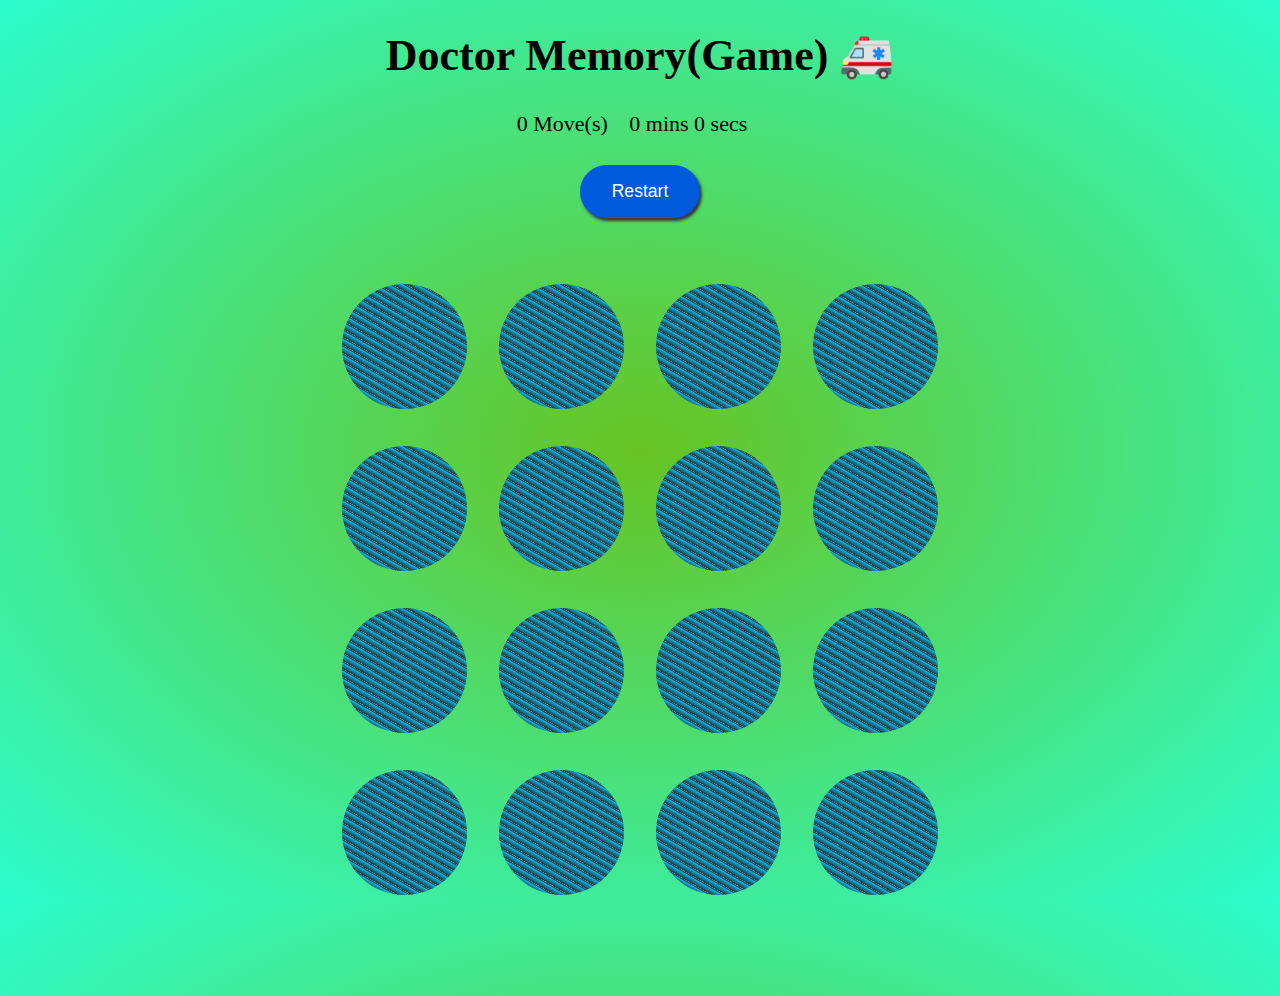
<file: index.html>
<!DOCTYPE html>
<html lang="en">

<head>
    <meta charset="UTF-8">
    <meta name="viewport" content="width=device-width, initial-scale=1.0">
    <meta http-equiv="X-UA-Compatible" content="ie=edge">
    <title>Mix Or Match</title>

    <link rel="stylesheet prefetch" href="https://maxcdn.bootstrapcdn.com/font-awesome/4.6.1/css/font-awesome.min.css">
    <link rel="stylesheet prefetch" href="https://fonts.googleapis.com/css?family=Coda">
    <link rel="stylesheet" href="css/style.css">
    <script src="https://ajax.googleapis.com/ajax/libs/jquery/3.3.1/jquery.min.js"></script>
    <script src="https://ajax.googleapis.com/ajax/libs/jquery/3.3.1/jquery.min.js"></script>

</head>

<body>

<!-------------------------------------------------------- Container-->

    <div class="container">
        <div class="title">
            <h1 > Doctor Memory(Game) 🚑 </h1> <!-- Emoji > https://unicode.org/emoji/charts/full-emoji-list.html -->
        </div>

        <section class="score-panel">


            <span class="moves">0</span> Move(s)

            <div class="timer">
            </div>
            
        </section>

        <div class="restart-button-wrapper" onclick=startGame()>
            <input class="restart-button" type="button" value="Restart">
        </div>
        
        <ul class="memory-game" id="memory-card">
            <li class="card" type="bed">
                <i class="fa fa-bed"></i>   <!------------------------https://fontawesome.com/icons?d=gallery------------------> 
            </li>
            <li class="card" type="ambulance">
                <i class="fa fa-ambulance"></i>
            </li>
            <li class="card" type="stethoscope">
                <i class="fa fa-stethoscope"></i>
            </li>
            <li class="card" type="medkit" >
                <i class="fa fa-medkit"></i>
            </li>
             <li class="card" type="stethoscope">
                <i class="fa fa-stethoscope"></i>
            </li>
            <li class="card match" type="heartbeat">
                <i class="fa fa-heartbeat"></i>
            </li>
            <li class="card" type="user">
                <i class="fa fa-user-md"></i>
            </li>
            <li class="card" type="hospital-o">
                <i class="fa fa-hospital-o"></i>
            </li>
          <li class="card" type="medkit" >
                <i class="fa fa-medkit"></i>
            </li>
            <li class="card" type="wheelchair-alt">
                <i class="fa fa-wheelchair-alt"></i>
            </li>
            <li class="card" type="user">
                <i class="fa fa-user-md"></i>
            </li>
            <li class="card" type="wheelchair-alt">
                <i class="fa fa-wheelchair-alt"></i>
            </li>
            <li class="card" type="bed">
                <i class="fa fa-bed"></i>
            </li>
            <li class="card open show" type="hospital-o">
                <i class="fa fa-hospital-o"></i>
            </li>
             <li class="card" type="ambulance">
                <i class="fa fa-ambulance"></i>
            </li>
             <li class="card match" type="heartbeat">
                <i class="fa fa-heartbeat"></i>
            </li>
        </ul>
        </div>
        
      <!-------------------------------------------------------- Messange when the game is over-->  
        <div id="popup1" class="overlay">
            <div class="popup">
                <h2>Congrats :)</h2>
                <a class="close" href=# >×</a>
                <div class="content-1">
                    👨Doctor Says: Congrats🚨🚨!!
                </div>
                <div class="content-2">
                    <p>You finished in <span id="totalTime"> </span> </p>
                <button id="play-again" onclick="playAgain()">
                    Try again? 🃏
                </button>
            </div>
        </div>
         </div>
         
    <script src="js/script.js"></script>

</body>

</html>
</file>
<file: css/style.css>
/*----------------------------------html and body--------------------- */

html {
    box-sizing: border-box;
}

*, /* universal selector ----> https://css-tricks.com/almanac/selectors/u/universal/ */
*:before,
*:after {
 box-sizing: inherit;
}

html,
body {
    width: 100%;
    height: 100%;
    margin: 0;
    padding: 0;
}

body {
    background: radial-gradient(#67c322, #2dfdcd);
    font-family: 'Permanent Marker', cursive;
    font-size: 16px;
}
/*----------------------------------container and title style--------------------- */

.container {
    display: flex;
    justify-content: center;
    align-items: center;
    flex-direction: column;
}

h1 {
    font-family: 'Gloria Hallelujah', cursive;
    display: block;
    font-size: 2em;
    font-weight: bold;
}

/*----------------------------------Resert button--------------------- */
.restart-button-wrapper {
    margin: .5rem 0 2rem;
}

.restart-button {     /*-----------------Button -------->  https://getbootstrap.com/docs/4.0/components/buttons/-------- */
    cursor: pointer;
    background-color: #005ADC;
    border: none;
    color: #fefdfb;
    padding: 1rem 2rem;
    text-align: center;
    font-size: 1.1rem;
    border-radius: 2.3rem;
    box-shadow: 2px 3px 3px #383838;
    transition: background-color 300ms;
    margin-top: 20px;
}
/*----------------------------------deck styes--------------------- */
.memory-game {
    width: 85%;
    background: none;
    padding: 1rem;
    display: flex;
    flex-wrap: wrap;
    justify-content: space-around;
    align-items: center;
    margin: 0 0 3em;
    border-radius: 80px;
}




.memory-game .card {
    height: 3.7rem;
    width: 3.7rem;
    margin: 0.2rem 0.2rem;
    background: -webkit-repeating-linear-gradient(60deg, #333,      #02b3e4 5px,      #333 6px,      #333 6px,      #02b3e4 7px),
    -webkit-repeating-linear-gradient(266deg,      #02b3e4,      #02b3e4 5px,      #e5f720 6px,      #e5f720 6px,      #333 7px); /*https://cssgradient.io/blog/repeating-linear-gradient-css/*/
    font-size: 0;
    color: #ffffff;
    border-radius: 75px;
    cursor: pointer;
    display: flex;
    justify-content: center;
    align-items: center;
}

.memory-game .card.open {
    transform: rotateY(0);
    background: #02b3e4;
    cursor: default;
    animation-name: flipInY;
    -webkit-backface-visibility: visible !important;
    backface-visibility: visible !important;
    animation-duration: .75s;
}

.memory-game .card.show {
    font-size: 33px;
}

.memory-game .card.match {
    cursor: default;
    background: #E5F720;
    font-size: 33px;
    animation-name: rubberBand;
    -webkit-backface-visibility: visible !important;
    backface-visibility: visible !important;
    animation-duration: .75s;
}

.memory-game .card.unmatched {
       animation-name: pulse;
    -webkit-backface-visibility: visible !important;
    backface-visibility: visible !important;
    animation-duration: .75s;
    background: #e2043b;
}

.score-panel .restart {
    float: right;
    cursor: pointer;
}


.timer {
    display: inline-block;
    margin: 0 1rem;
}


.memory-game .card.disabled {
    pointer-events: none;
    opacity: 0.9;
}
/*----------------------------------overlay--------------------- */
.overlay {
	position: fixed;
	top: 0;
	bottom: 0;
	left: 0;
	right: 0;
	background: rgba(0, 0, 0, 0.7);
	transition: opacity 500ms;
	visibility: hidden;
	opacity: 0;
}

.overlay:target {
	visibility: visible;
	opacity: 1;
}

/*----------------------------------Popup--------------------- */
  
.popup {
	margin: 70px auto;
	padding: 20px;
	background: #ffffff;
	border-radius: 5px;
	width: 85%;
	position: relative;
	transition: all 5s ease-in-out;
	font-family: 'Gloria Hallelujah', cursive;
}
  
.popup h2 {
	margin-top: 0;
	color: #333;
	font-family: Tahoma, Arial, sans-serif;
}

.popup .close {
	position: absolute;
	top: 20px;
	right: 30px;
	transition: all 200ms;
	font-size: 30px;
	font-weight: bold;
	text-decoration: none;
	color: #333;
}

.popup .close:hover {
	color: #E5F720;
}

.popup .content-1,
.content-2 {
	max-height: 30%;
	overflow: auto;
	text-align: center;
}

.show {
	visibility: visible !important;
	opacity: 100 !important;
}


#play-again {
	background-color: #141214;
	padding: 0.7rem 1rem;
	font-size: 1.1rem;
	display: block;
	margin: 0 auto;
	width: 50%;
	font-family: 'Gloria Hallelujah', cursive;
	color: #ffffff;
	border-radius: 5px;
}


/*----------------------------------Keyframes--------------------- */


  @keyframes flipInY {    /*https://www.tutorialspoint.com/css/css_animation_flip*/
	from {
		transform: perspective(400px) rotate3d(0, 1, 0, 90deg);
		animation-timing-function: ease-in;
		opacity: 0;
	}

	40% {
		transform: perspective(400px) rotate3d(0, 1, 0, -20deg);
		animation-timing-function: ease-in;
	}

	60% {
		transform: perspective(400px) rotate3d(0, 1, 0, 10deg);
		opacity: 1;
	}

	80% {
		transform: perspective(400px) rotate3d(0, 1, 0, -5deg);

}

}



@keyframes rubberBand {
	from {
		transform: scale3d(1, 1, 1);
	}

	30% {
		transform: scale3d(1.25, 0.75, 1);
	}

	40% {
		transform: scale3d(0.75, 1.25, 1);
	}

	50% {
		transform: scale3d(1.15, 0.85, 1);
	}

	65% {
		transform: scale3d(.95, 1.05, 1);
	}

	75% {
		transform: scale3d(1.05, .95, 1);
	}

	to {
		transform: scale3d(1, 1, 1);
	}
}


@keyframes pulse {
	from {
		transform: scale3d(1, 1, 1);
	}

	50% {
		transform: scale3d(1.2, 1.2, 1.2);
	}

	to {
		transform: scale3d(1, 1, 1);
	}
}


/*------------------------------------------------Media queries-----------------------*/


@media (max-width: 320px) {
		.memory-game {
		width: 85%;
	}

	.memory-game .card {
		height: 4.7rem;
		width: 4.7rem;
	}
}





@media (min-width: 768px) {
	.container {
		font-size: 22px;
	}

	.memory-game {
		width: 660px;
		height: 680px;
	}

	.memory-game .card {
		height: 125px;
		width: 125px;
	}

	.popup {
		width: 60%;
	}
}

/*-@media* (sm)devices-Phones->(min-width:320px) (md) tablets (min-width:768px) (lg) desktop (min-width:992px) (xl) (min-width:1200px) /
</file>
